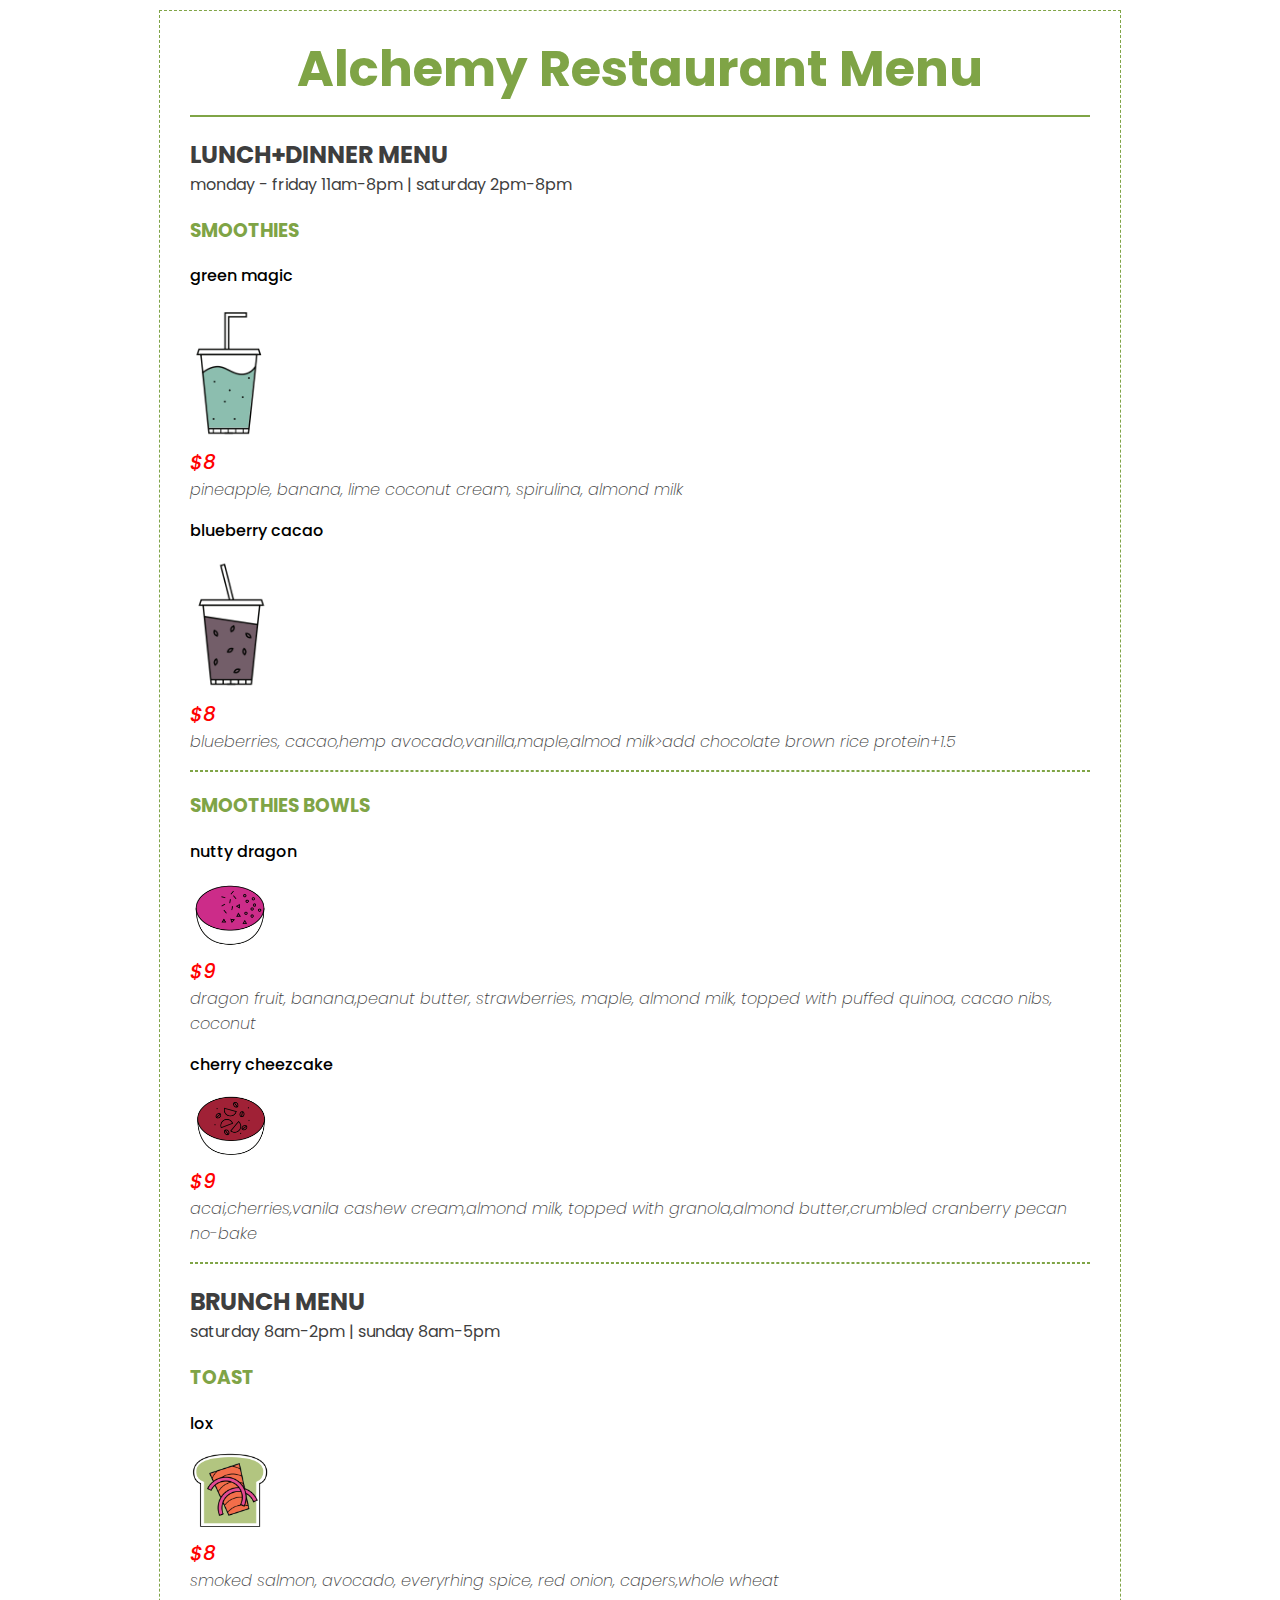
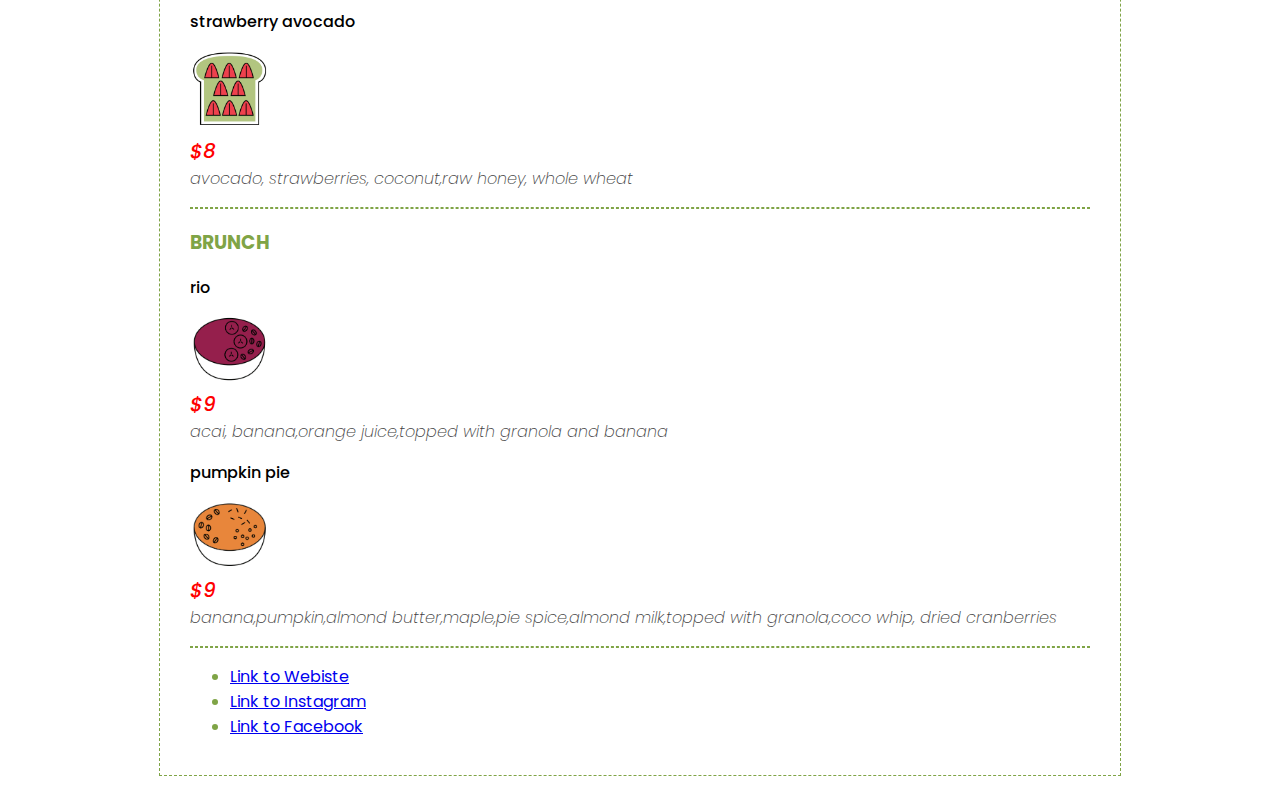
<file: homework_2/index.html>
<!DOCTYPE html>
<html lang="en">
<head>
	<link rel="stylesheet" type="text/css" href="style.css">
    <link href="https://fonts.googleapis.com/css?family=Poppins:300,300i,400,400i,500,500i,600,600i,700,700i&display=swap" rel="stylesheet">
	<meta charset="UTF-8">
	<meta charset="description" content="Alchemy Restaurant Menu">
	<meta charset="keywords" content="Меню, ресторан, Alchemy Menu, Restaurant Alchemy, цены Alchemy">
	<meta name="viewport" content="width=device-width, initial-scale=1.0">
	<title>Alchemy Restaurant Menu</title>
</head>
<body>
		<header>Alchemy Restaurant Menu</header>
<hr color="#7fa446">
<article>
	<h2 class="lunch">LUNCH+DINNER MENU</h2>
	<p class="date">monday - friday 11am-8pm | saturday 2pm-8pm</p>
	<section>
		<h3 class="Smoothies">SMOOTHIES</h3>
		<p class="title">green magic</p>
		<img src="images/lunch_dinner/green_magic.png" class="images">
		<p class="cost">$8</p>
		<p class="resept">pineapple, banana, lime coconut cream, spirulina, almond milk</p>
		<p class="title">blueberry cacao</p>
		<img src="images/lunch_dinner/blueberry_cacao.png" class="images">
		<p class="cost">$8</p>
		<p class="resept">blueberries, cacao,hemp avocado,vanilla,maple,almod milk>add chocolate brown rice protein+1.5</p>
        <hr class="line">
	</section>
	<section>
		<h3 class="Smoothies">SMOOTHIES BOWLS</h3>
		<p class="title">nutty dragon</p>
		<img src="images/lunch_dinner/nutty_dragon.png" class="images">
		<p class="cost">$9</p>
		<p class="resept">dragon fruit, banana,peanut butter, strawberries, maple, almond milk, topped with puffed quinoa, cacao nibs, coconut</p>
		<p class="title">cherry cheezcake</p>
		<img src="images/lunch_dinner/cherry_cheezcake.png" class="images">
		<p class="cost">$9</p>
		<p class="resept">acai,cherries,vanila cashew cream,almond milk, topped with granola,almond butter,crumbled cranberry pecan no-bake</p>
        <hr class="line" >
	</section>
</article>
<article>
	<h2 class="lunch">BRUNCH MENU</h2>
	<p class="date">saturday 8am-2pm | sunday 8am-5pm</p>
	<section>
		<h3 class="Smoothies">TOAST</h3>
		<p class="title">lox</p>
		<img src="images/brunch_menu/lox.png" class="images">
		<p class="cost">$8</p>
		<p class="resept">smoked salmon, avocado, everyrhing spice, red onion, capers,whole wheat</p>
		<p class="title">strawberry avocado</p>
		<img src="images/brunch_menu/strawberry_avocado.png" class="images">
		<p class="cost">$8</p>
		<p class="resept">avocado, strawberries, coconut,raw honey, whole wheat</p>
        <hr class="line">
	</section>
	<section>
		<h3 class="Smoothies">BRUNCH</h3>
		<p class="title">rio</p>
		<img src="images/brunch_menu/rio.png" class="images">
		<p class="cost">$9</p>
		<p class="resept">acai, banana,orange juice,topped with granola and banana</p>
		<p class="title">pumpkin pie</p>
		<img src="images/brunch_menu/pumpkin_pie.png" class="images">
		<p class="cost">$9</p>
		<p class="resept">banana,pumpkin,almond butter,maple,pie spice,almond milk,topped with granola,coco whip, dried cranberries</p>
        <hr class="line">
	</section>
</article>
<footer>
	<ul class="link">
		<li><a href="https://www.alchemyjuicecafe.com/">Link to Webiste</a></li>
		<li><a href="https://www.instagram.com/alchemy.brands/">Link to Instagram</a></li>
		<li><a href="https://www.facebook.com/Alchemy.brands/">Link to Facebook</a></li>
	</ul>
</footer>
</body>
</html>
</file>
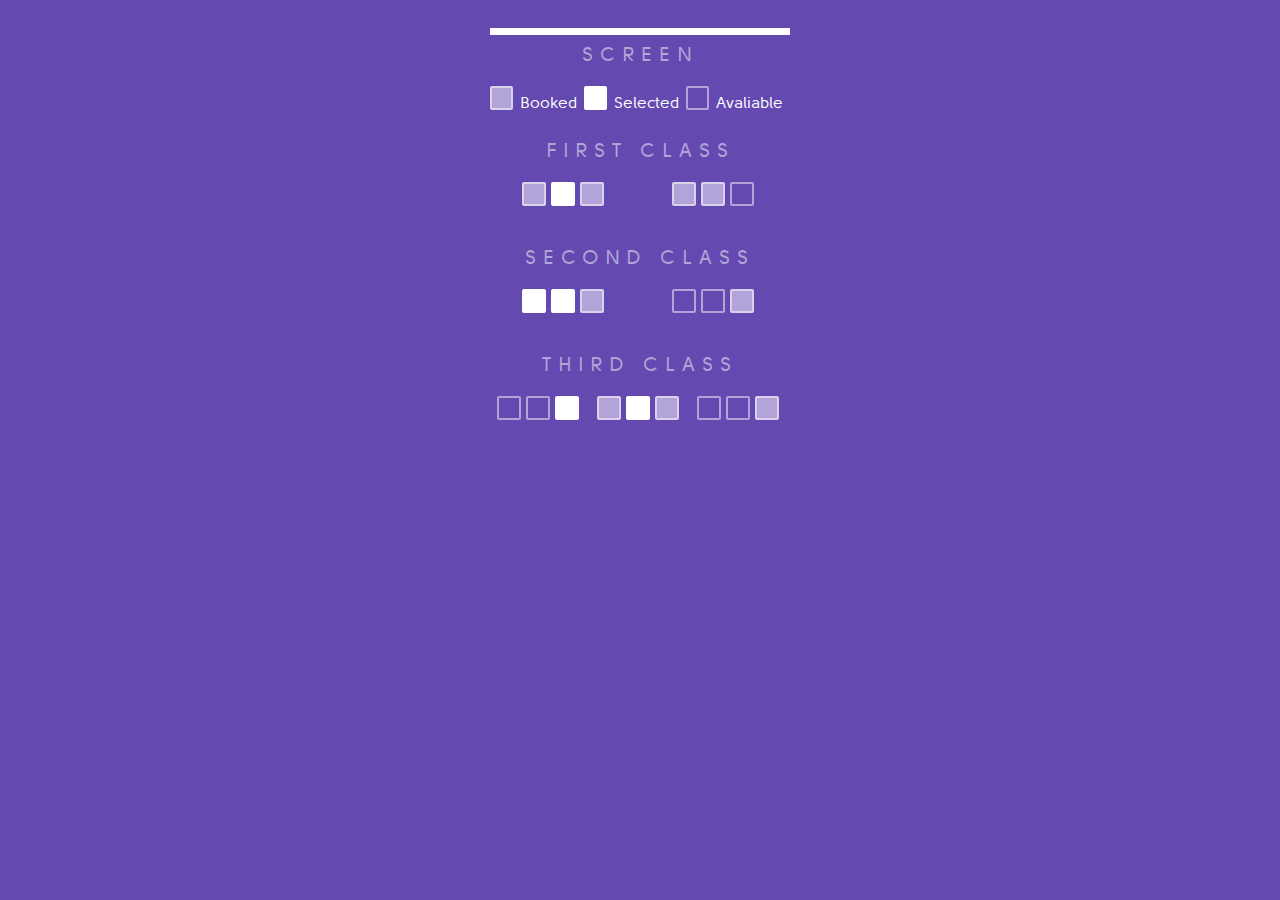
<file: homework_3/index.html>
<!DOCTYPE html>
<html lang="en">
<head>
	<meta charset="UTF-8">
	<title>Cinema tickets</title>
	<link rel="stylesheet" type="text/css" href="styles.css">
</head>
<body>
	<hr class="line">
	<header class="screen">screen</header>
	<div class="conteiner">
		<span class="block booked top"></span>
		<div class="text">Booked</div>
		<span class="block selected top"></span>
		<div class="text">Selected</div>
		<span class="block avaliable top"></span>
		<div class="text">Avaliable</div>
	</div>
	<div class="main">
		<p class="place">first class</p>
		<div class="place">
			<div class="place_group">
				<span class="block booked"></span>
				<span class="block selected"></span>
				<span class="block booked"></span>
			</div>
			<div class="place_group">
				<span class="block booked"></span>
				<span class="block booked"></span>
				<span class="block avaliable"></span>
			</div>
		</div>
		<p class="place">second class</p>
		<div class="place">
			<div class="place_group">
				<span class="block selected"></span>
				<span class="block selected"></span>
				<span class="block booked"></span>
			</div>
			<div class="place_group">
				<span class="block avaliable"></span>
				<span class="block avaliable"></span>
				<span class="block booked"></span>
			</div>
		</div>
		<p class="place">third class</p>
		<div class="place">
			<div class="place_group">
				<span class="block avaliable"></span>
				<span class="block avaliable"></span>
				<span class="block selected"></span>
			</div>
			<div class="place_group">
				<span class="block booked"></span>
				<span class="block selected"></span>
				<span class="block booked"></span>
			</div>
			<div class="place_group">
				<span class="block avaliable"></span>
				<span class="block avaliable"></span>
				<span class="block booked"></span>
			</div>
		</div>
	</div>
</body>
</html>
</file>
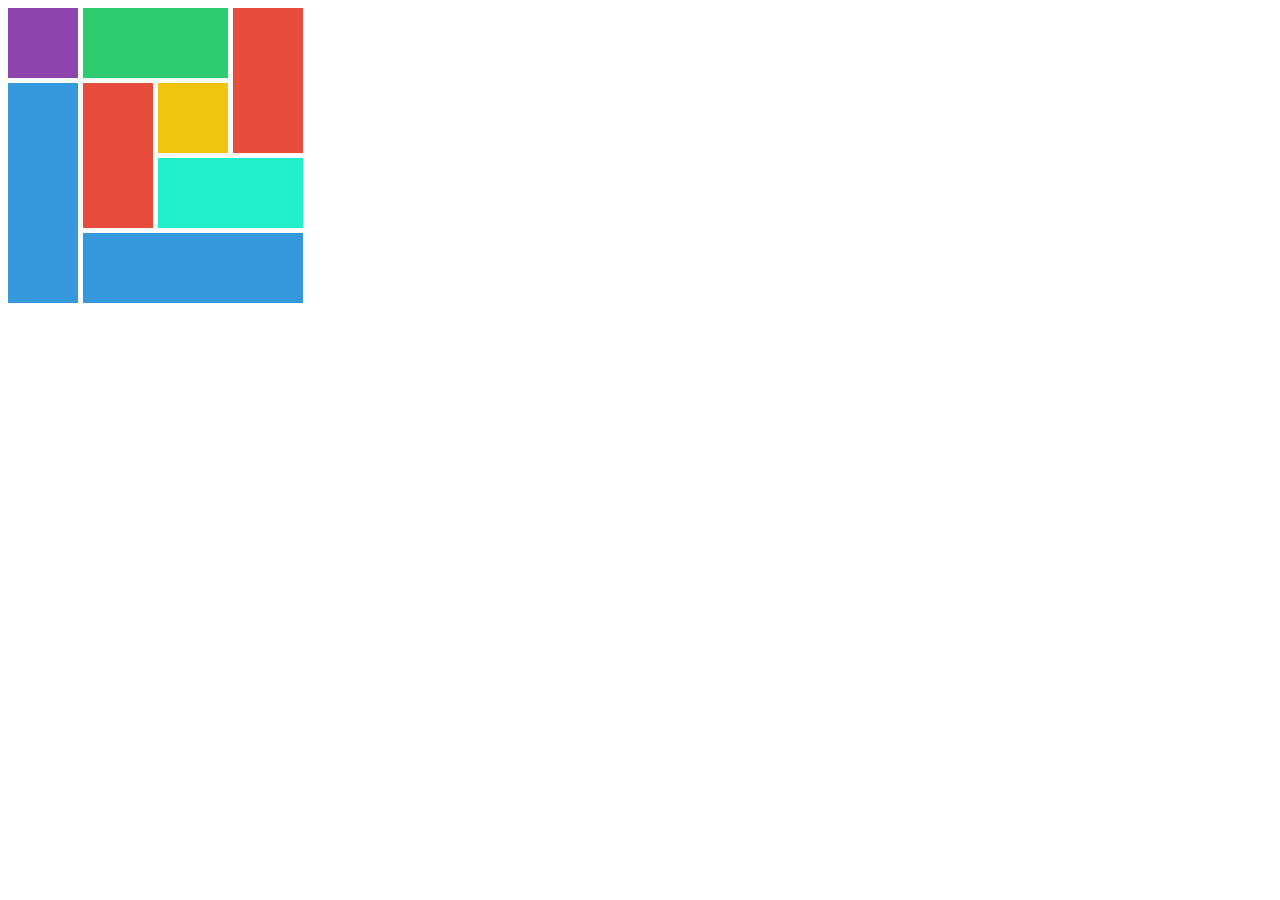
<file: homework_4.1/index.html>
<!DOCTYPE html>
<html lang="en">
<head>
	<meta charset="UTF-8">
	<title>Верстка</title>
	<link rel="stylesheet" type="text/css" href="styles.css">
</head>
<body>
	<div class="puzzle">
		<div class="block5"></div>
		<div class="block7"></div>
		<div class="block3"></div>
		<div class="block1"></div>
		<div class="block4"></div>
		<div class="block6"></div>
		<div class="block8"></div>
		<div class="block2"></div>
	</div>
</body>
</html>
</file>
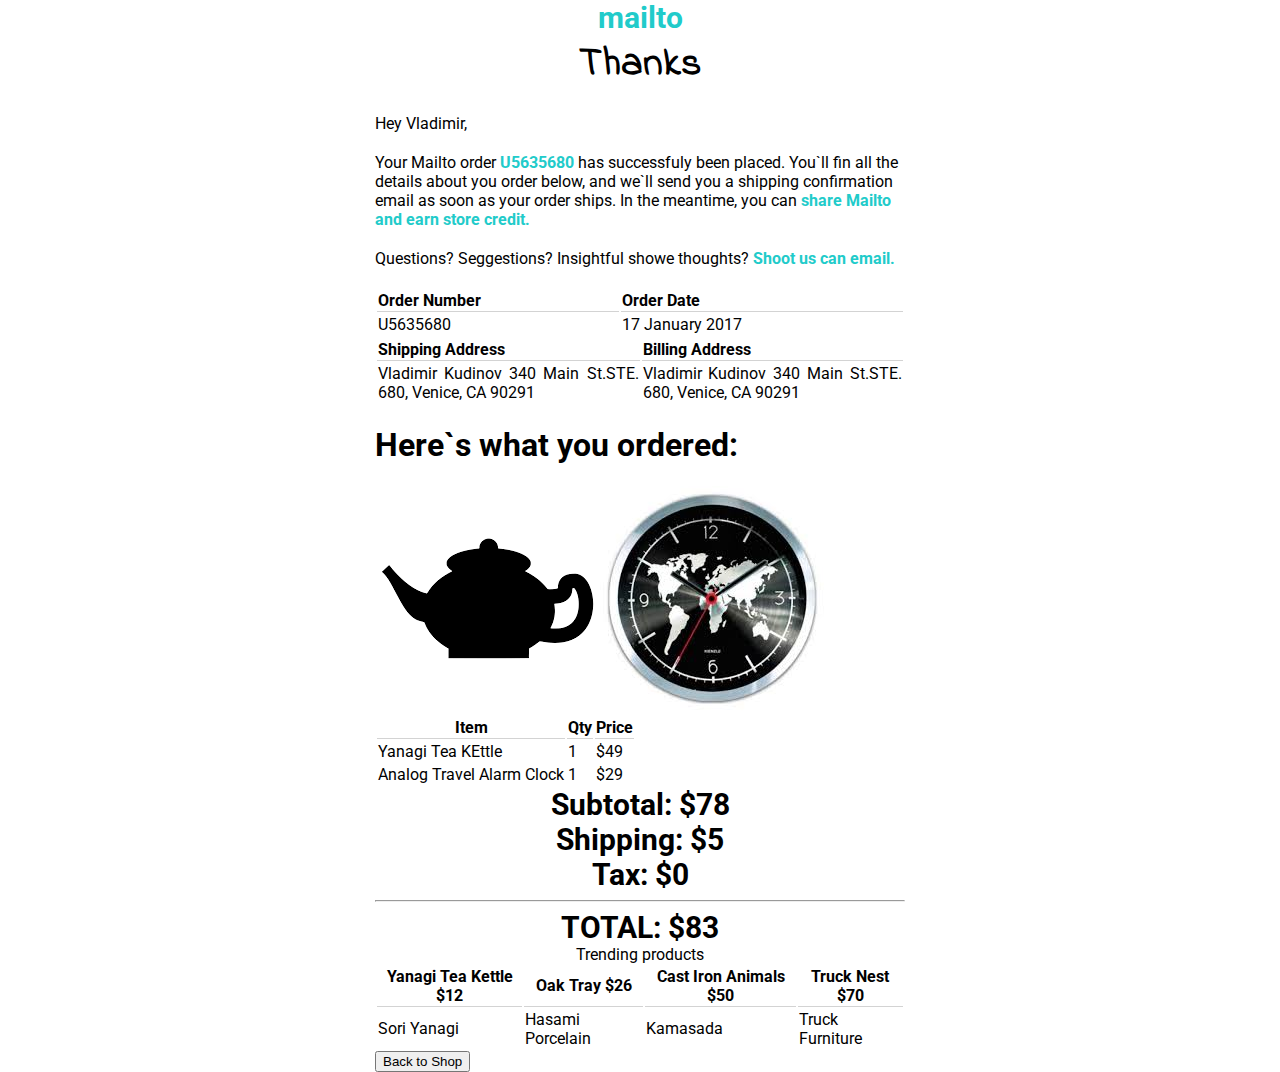
<file: homework_5/index.html>
<!DOCTYPE html>
<html lang="en">
<head>
	<meta charset="UTF-8">
	<title>Document</title>
	<link rel="stylesheet" type="text/css" href="style.css">
	<link href="https://fonts.googleapis.com/css?family=Roboto&display=swap" rel="stylesheet">
	<link href="https://fonts.googleapis.com/css?family=Indie+Flower&display=swap" rel="stylesheet">
</head>
<body>
		<p1 style="color: #21cbca">mailto</p1>
		<p2 style="font-family: 'Indie Flower', cursive">Thanks</p2>
		<p3>Hey Vladimir,</p3>
		<p3>Your Mailto order <b>U5635680</b> has successfuly been placed. You`ll fin all the details about you order below, and we`ll send you a shipping confirmation email as soon as your order ships. In the meantime, you can <b>share Mailto and earn store credit.</b></p3>
		<p3>Questions? Seggestions? Insightful showe thoughts? <b>Shoot us can email.</b></p3>
		<div class="info">
			<table>
				<thead>
					<tr>
						<th>Order Number</th>
						<th>Order Date</th>
					</tr>
				</thead>
				<tbody>
					<tr>
						<td>U5635680</td>
						<td>17 January 2017</td>
					</tr>
				</tbody>
			</table>
			<table>
				<thead>
					<tr>
						<th>Shipping Address</th>
						<th>Billing Address</th>
					</tr>
				</thead>
				<tbody>
					<tr>
						<td>Vladimir Kudinov 340 Main St.STE. 680, Venice, CA 90291</td>
						<td>Vladimir Kudinov 340 Main St.STE. 680, Venice, CA 90291</td>
					</tr>
				</tbody>
		</table>
		</div>
		<h1>Here`s what you ordered:</h1>
		<table>
			<thead>
			<tr>
				<th>Item</th>
				<th>Qty</th>
				<th>Price</th>
			</tr>
			</thead>
			<tbody>
			<tr>
				<img src="images/teapot.png" alt="">
				<td>Yanagi Tea KEttle</td>
				<td>1</td>
				<td>$49
			</tr>
			</tbody>
			<tbody>
			<tr>
				<img src="images/images.jpg" alt="">
				<td>Analog Travel Alarm Clock</td>
				<td>1</td>
				<td>$29
			</tr>
			</tbody>
		</table>
		<p1>Subtotal: $78</p1>
		<p1>Shipping: $5</p1>
		<p1>Tax: $0</p1>
		<hr>
		<p1>TOTAL: $83</p1>
		<table>
			<caption>Trending products</caption>
			<thead>
			<tr>
				<th>Yanagi Tea Kettle $12</th>
				<th>Oak Tray $26</th>
				<th>Cast Iron Animals $50</th>
				<th>Truck Nest $70</th>
			</tr>
			</thead>
			<tbody>
			<tr>
				<td>Sori Yanagi
				</td>
				<td>Hasami Porcelain</td>
				<td>Kamasada</td>
				<td>Truck Furniture</td>
			</tr>
			</tbody>
		</table>
		<button>Back to Shop</button>
</body>
</html>
</file>
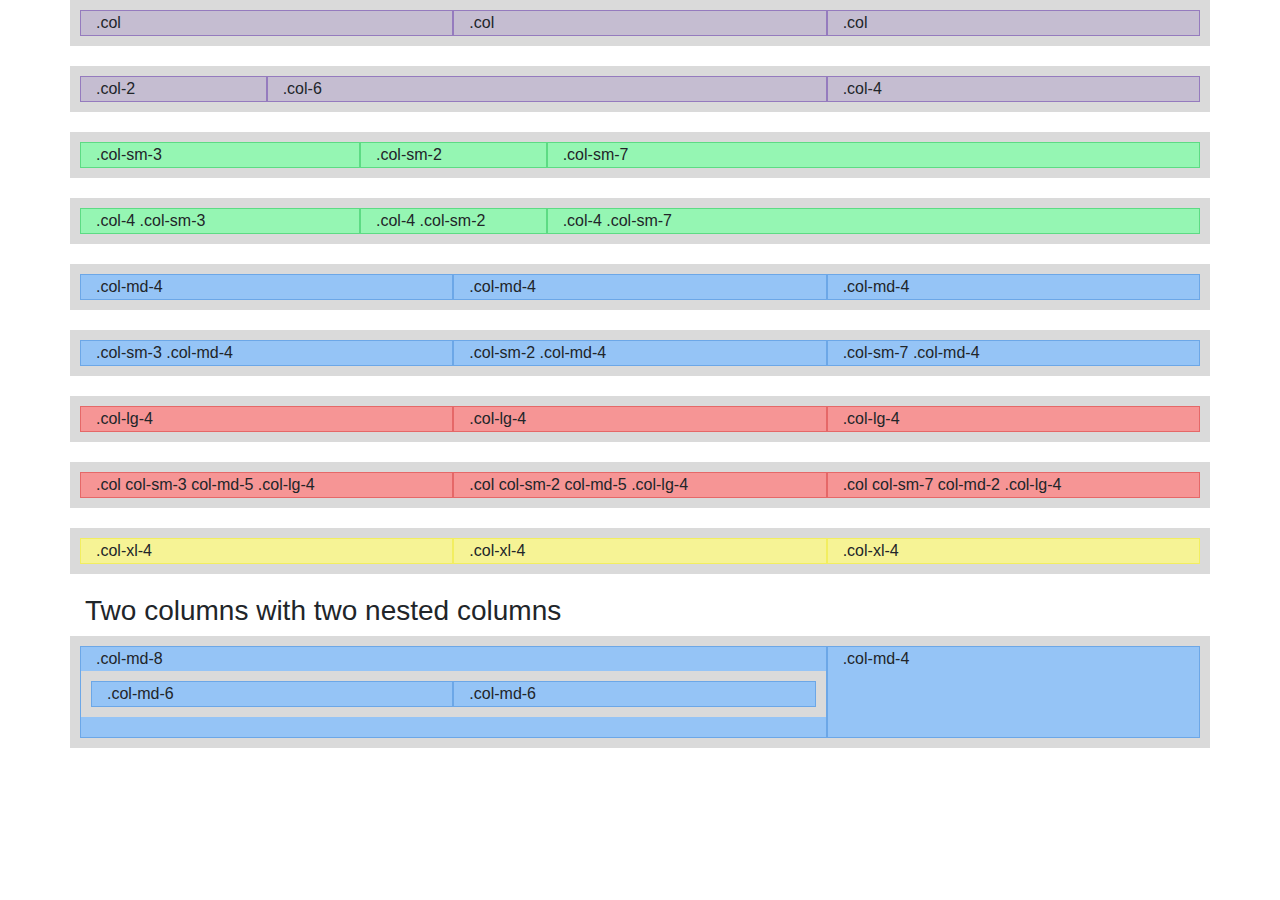
<file: homework_9/index.html>
<!DOCTYPE html>
<html lang="en">
<head>
	<meta charset="UTF-8">
	<title>Bootstrap</title>

	<link href="https://fonts.googleapis.com/css?family=Lato:300,300i,400,400i,700,700i,900&display=swap" rel="stylesheet">

	<link rel="stylesheet" href="https://stackpath.bootstrapcdn.com/bootstrap/4.3.1/css/bootstrap.min.css" integrity="sha384-ggOyR0iXCbMQv3Xipma34MD+dH/1fQ784/j6cY/iJTQUOhcWr7x9JvoRxT2MZw1T" crossorigin="anonymous">

	<link rel="stylesheet" href="style.css">
</head>
<body>
	<div class="container bootstrapBlock">
		<div class="row">
			<div class="col">.col</div>
			<div class="col">.col</div>
			<div class="col">.col</div>
		</div>
		<div class="row">	
			<div class="col-2">.col-2</div>
			<div class="col-6">.col-6</div>
			<div class="col-4">.col-4</div>
		</div>
		<div class="row">
			<div class="col-4 col-sm-3">.col-sm-3</div>
			<div class="col-4 col-sm-2">.col-sm-2</div>
			<div class="col-4 col-sm-7">.col-sm-7</div>
		</div>
		<div class="row">	
			<div class="col-4 col-sm-3">.col-4 .col-sm-3</div>
			<div class="col-4 col-sm-2">.col-4 .col-sm-2</div>
			<div class="col-4 col-sm-7">.col-4 .col-sm-7</div>
		</div>
		<div class="row">	
			<div class="col-md-4">.col-md-4</div>
			<div class="col-md-4">.col-md-4</div>
			<div class="col-md-4">.col-md-4</div>
		</div>
		<div class="row">	
			<div class="col-sm-3 col-md-4">.col-sm-3 .col-md-4</div>
			<div class="col-sm-2 col-md-4">.col-sm-2 .col-md-4</div>
			<div class="col-sm-7 col-md-4">.col-sm-7 .col-md-4</div>
		</div>
		<div class="row">	
			<div class="col-lg-4">.col-lg-4</div>
			<div class="col-lg-4">.col-lg-4</div>
			<div class="col-lg-4">.col-lg-4</div>
		</div>
		<div class="row">	
			<div class="col col-sm-3 col-md-5 col-lg-4">.col col-sm-3 col-md-5 .col-lg-4</div>
			<div class="col col-sm-2 col-md-5 col-lg-4">.col col-sm-2 col-md-5 .col-lg-4</div>
			<div class="col col-sm-7 col-md-2 col-lg-4">.col col-sm-7 col-md-2 .col-lg-4</div>
		</div>
		<div class="row">	
			<div class="col-xl-4">.col-xl-4</div>
			<div class="col-xl-4">.col-xl-4</div>
			<div class="col-xl-4">.col-xl-4</div>
		</div>
		<h3>Two columns with two nested columns</h3>
		<div class="row">
			<div class="col-md-8">.col-md-8
			<div class="row">
				<div class="col-md-6">.col-md-6</div>
				<div class="col-md-6">.col-md-6</div>
			</div>
			</div>
			<div class="col-md-4">.col-md-4</div>
		</div>
<script src="https://code.jquery.com/jquery-3.3.1.slim.min.js" integrity="sha384-q8i/X+965DzO0rT7abK41JStQIAqVgRVzpbzo5smXKp4YfRvH+8abtTE1Pi6jizo" crossorigin="anonymous"></script>
<script src="https://cdnjs.cloudflare.com/ajax/libs/popper.js/1.14.7/umd/popper.min.js" integrity="sha384-UO2eT0CpHqdSJQ6hJty5KVphtPhzWj9WO1clHTMGa3JDZwrnQq4sF86dIHNDz0W1" crossorigin="anonymous"></script>
<script src="https://stackpath.bootstrapcdn.com/bootstrap/4.3.1/js/bootstrap.min.js" integrity="sha384-JjSmVgyd0p3pXB1rRibZUAYoIIy6OrQ6VrjIEaFf/nJGzIxFDsf4x0xIM+B07jRM" crossorigin="anonymous"></script>
</body>
</html>
</file>
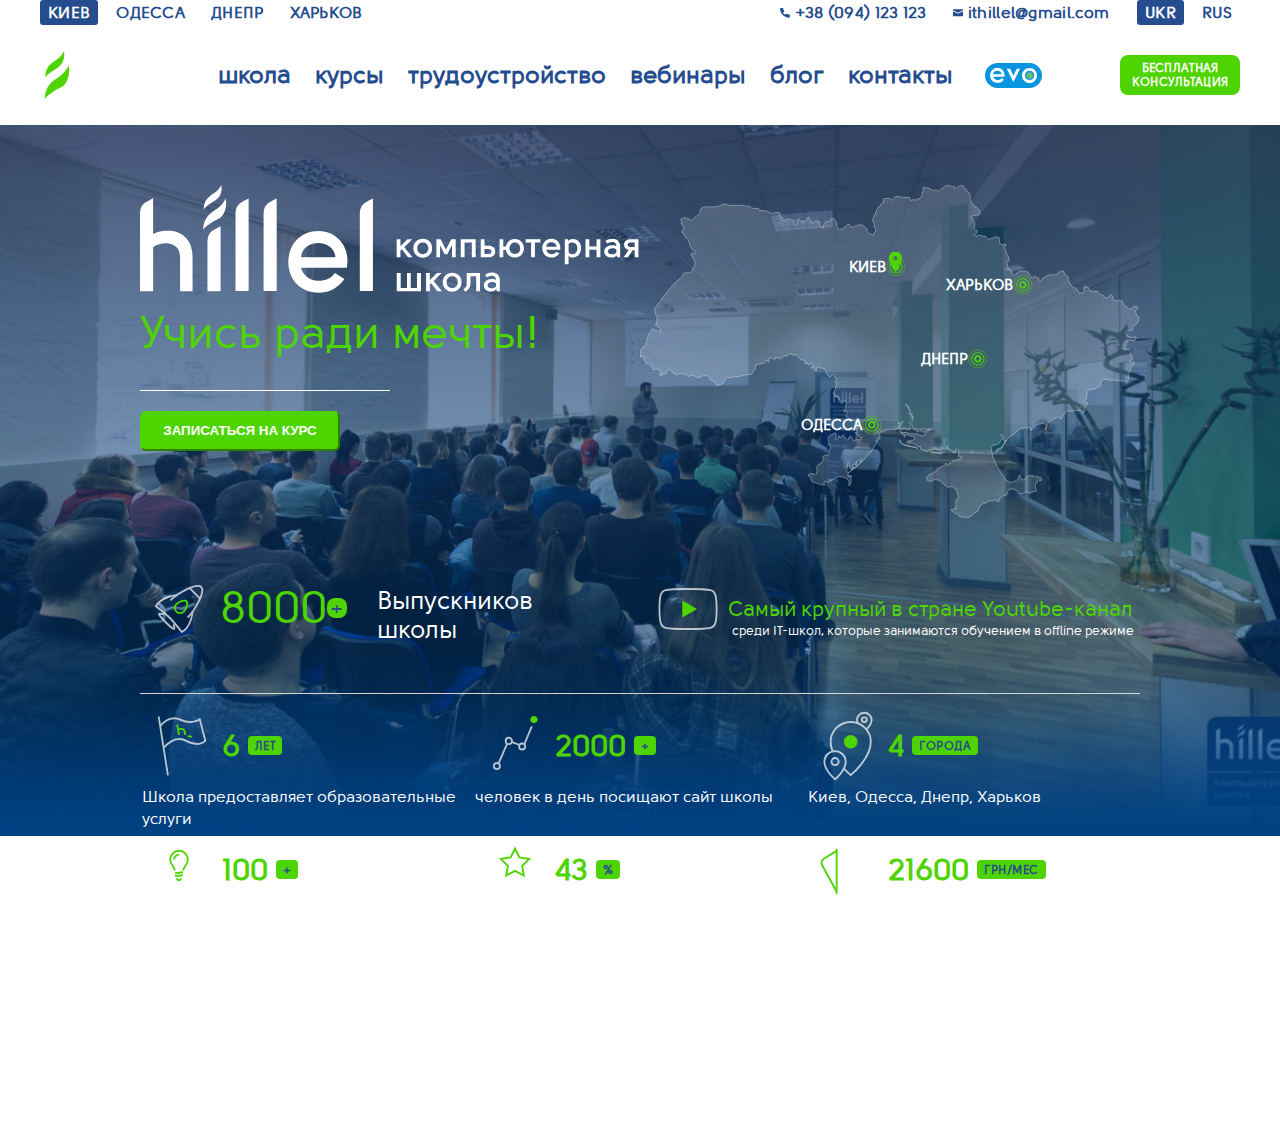
<file: homework_7/6/index.html>
<!DOCTYPE html>
<html lang="en">
<head>
	<meta charset="UTF-8">
	<title>Document</title>
	<link rel="stylesheet" type="text/css" href="style.css">
</head>
<body>
	<header>
		<div class="header_bar">
			<div class="container">
				<nav>
					<ul class="cities">
						<li>
							<a href="" class="active">Киев</a>
						</li>
						<li>
							<a href="">Одесса</a>
						</li>
						<li>
							<a href="">Днепр</a>
						</li>
						<li>
							<a href="">Харьков</a>
						</li>
					</ul>
				</nav>
				<div class="header_bar-contacts">
					<ul class="header-contacts cities">
						<li>
							<a href="tel:+38(094)123123" class="header_tel">+38 (094) 123 123</a>
						</li>
						<li>
							<a href="mailto:ithillel@gmail.com" class="header_email">ithillel@gmail.com</a>
						</li>
					</ul>
					<nav>
						<ul class="lang cities">
							<li>
								<a href="" class="active">ukr</a>
							</li>
							<li>
								<a href="">rus</a>
							</li>
						</ul>
					</nav>
				</div>

			</div>
		</div>
		<!-- <header> -->
			<div class="page_header-bar">

				<nav  class="container">
					<a href="https://ithillel.ua/" class="logo"></a>	
					<ul class="window_navigation">
						<li><a href="" class="navigation">школа</a></li>
						<li><a href="" class="navigation">курсы</a></li>
						<li><a href="" class="navigation">трудоустройство</a></li>
						<li><a href="" class="navigation">вебинары</a></li>
						<li><a href="" class="navigation">блог</a></li>
						<li><a href="" class="navigation">контакты</a></li>
						<li><a href="https://evo.ithillel.ua" class="logo_evo"></a></li>
						<li><a href="" class="consultation" align="center">бесплатная консультация</a></li>
					</ul>
				</nav>
			</div>
		</header>
	<div class="main">
		<div class="red">
			<div class="yellow yellow_first">
				<div class="green">
					<img src="images/maket/logo-intro.svg" alt="" class="hillel_img">
					<p class="dream">Учись ради мечты!</p>
					<div class="line"></div>
					<button class="btn" id="regis">ЗАПИСАТЬСЯ НА КУРС</button>
				</div>
				<div class="green">
					<img src="images/maket/map-ukraine.svg" class="map_img">
					<a href="" class="map_location">
						<div class="map_sity kiev">
							<p class="map_text">Киев</p>
						<!-- <img src="images/maket/map-pin.svg" class="pin"> --> 
							<span class="point loc"></span>
						</div>
					</a>
					<a href="" class="map_location">
						<div class="map_sity kharkov">
							<p class="map_text">Харьков</p>
							<span class="point"></span>
						</div>
					</a>
					<a href="" class="map_location">
						<div class="map_sity dnepr">
							<p class="map_text">Днепр</p>
							<span class="point"></span>
						</div>
					</a>
					<a href="" class="map_location">
						<div class="map_sity odessa">
							<p class="map_text">Одесса</p>
							<span class="point"></span>
						</div>
					</a>
				</div>
			</div>
			<div class="yellow yellow_second">
				<div class="green rocket">
					<p class="eight">8000</p>
					<p class="graduates">Выпускников 
					школы</p>
				</div>
				<div class="green youtube">
					<p class="youtube_button">Самый крупный в стране Youtube-канал</p>
					<p class="youtube_description">среди IT-школ, которые занимаются обучением в offline режиме</p>
				</div>
			</div>
			<div class="yellow yellow_trids">
				<div class="green_info"><p class="age">6<span class="six_years">лет</span></p>
					<p class="six-years_discription">Школа предоставляет образовательные услуги</p></div>
					<div class="green_info"><p class="visitors">2000<span class="six_years">+</span></p>
						<p class="six-years_discription">человек в день посищают сайт школы</p></div>
						<div class="green_info"><p class="city">4<span class="six_years">города</span></p>
							<p class="six-years_discription">Киев, Одесса, Днепр, Харьков</p></div>
							<div class="green_info"><p class="coaches">100<span class="six_years">+</span></p>
							<p class="six-years_discription">преподавателей-практиков</p></div>
							<div class="green_info"><p class="employment">43<span class="six_years">%</span></p>
							<p class="six-years_discription">трудоустроеных студентов</p></div>
							<div class="green_info"><p class="salary">21600<span class="six_years">грн/мес</span></p>
							<p class="six-years_discription">со старта составила рекордная зарплата Выпускника</p></div>
						</div>
					</div>
				</div>
			</body>
			</html>
</file>
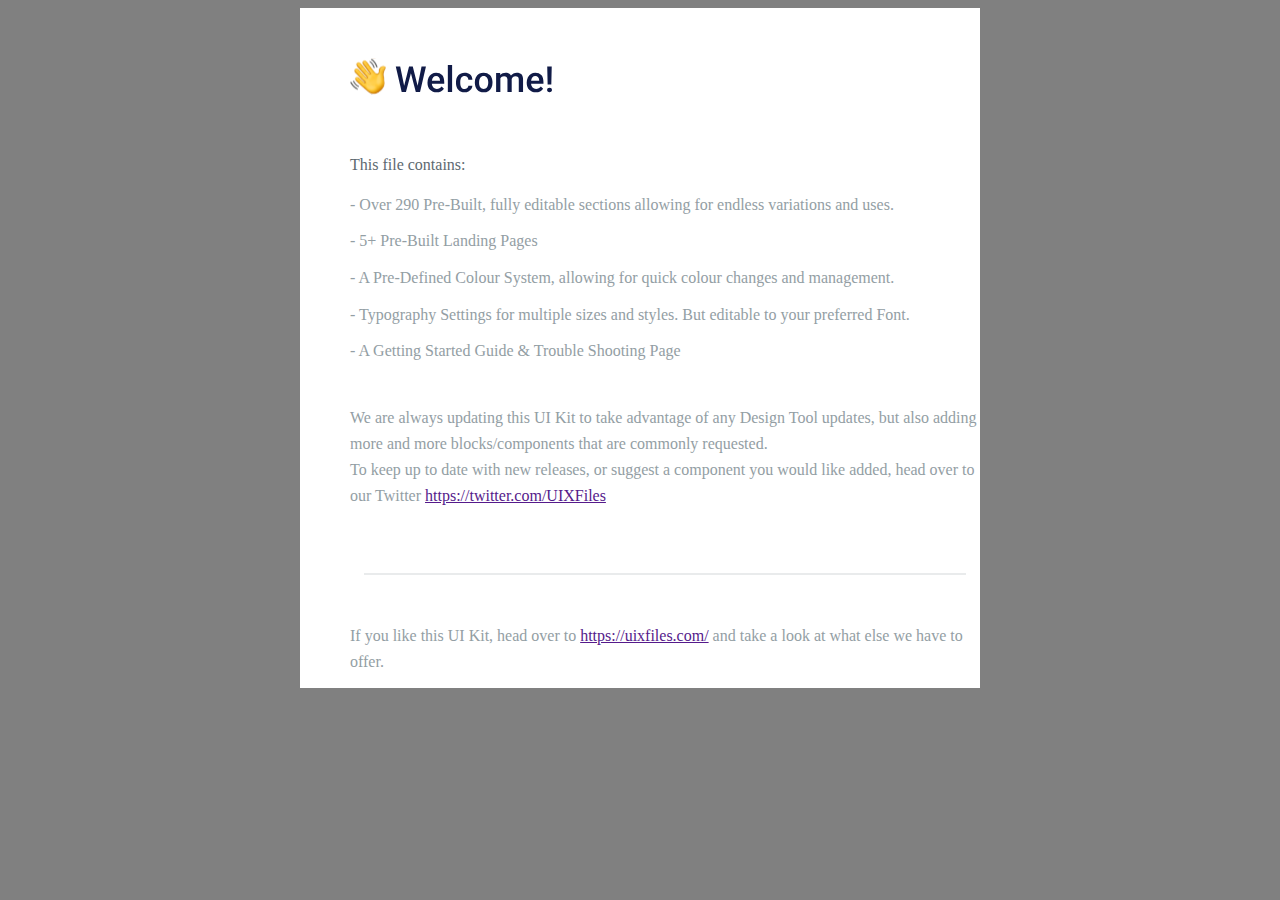
<file: homework_11/indexl.html>
<!DOCTYPE html>
<html lang="en">
<head>
	<meta charset="UTF-8">
	<title>Document</title>
	<link rel="stylesheet" href="styles.css">
</head>
<body>
	<div class="intro">
		<div class="welcome"><img src="Welcome!.svg" alt=""></div>
		<h2 class="first">This file contains:</h2>
				<h1>- Over 290 Pre-Built, fully editable sections allowing for endless variations and uses.</h1>
				<h1>- 5+ Pre-Built Landing Pages</h1>
				<h1>- A Pre-Defined Colour System, allowing for quick colour changes and management.</h1>
				<h1>- Typography Settings for multiple sizes and styles. But editable to your preferred Font.</h1>
				<h1>- A Getting Started Guide & Trouble Shooting Page</h1>
			<div class="second">
				We are always updating this UI Kit to take advantage of any Design Tool updates, but also adding more and more blocks/components that are commonly requested.
				<p>To keep up to date with new releases, or suggest a component you would like added, head over to our Twitter <a href="">https://twitter.com/UIXFiles</a></p>
			</div>
			<hr>
			<div class="bottom">If you like this UI Kit, head over to <a href="">https://uixfiles.com/</a> and take a look at what else we have to offer.</div>
	</div>
</body>
</html>
</file>
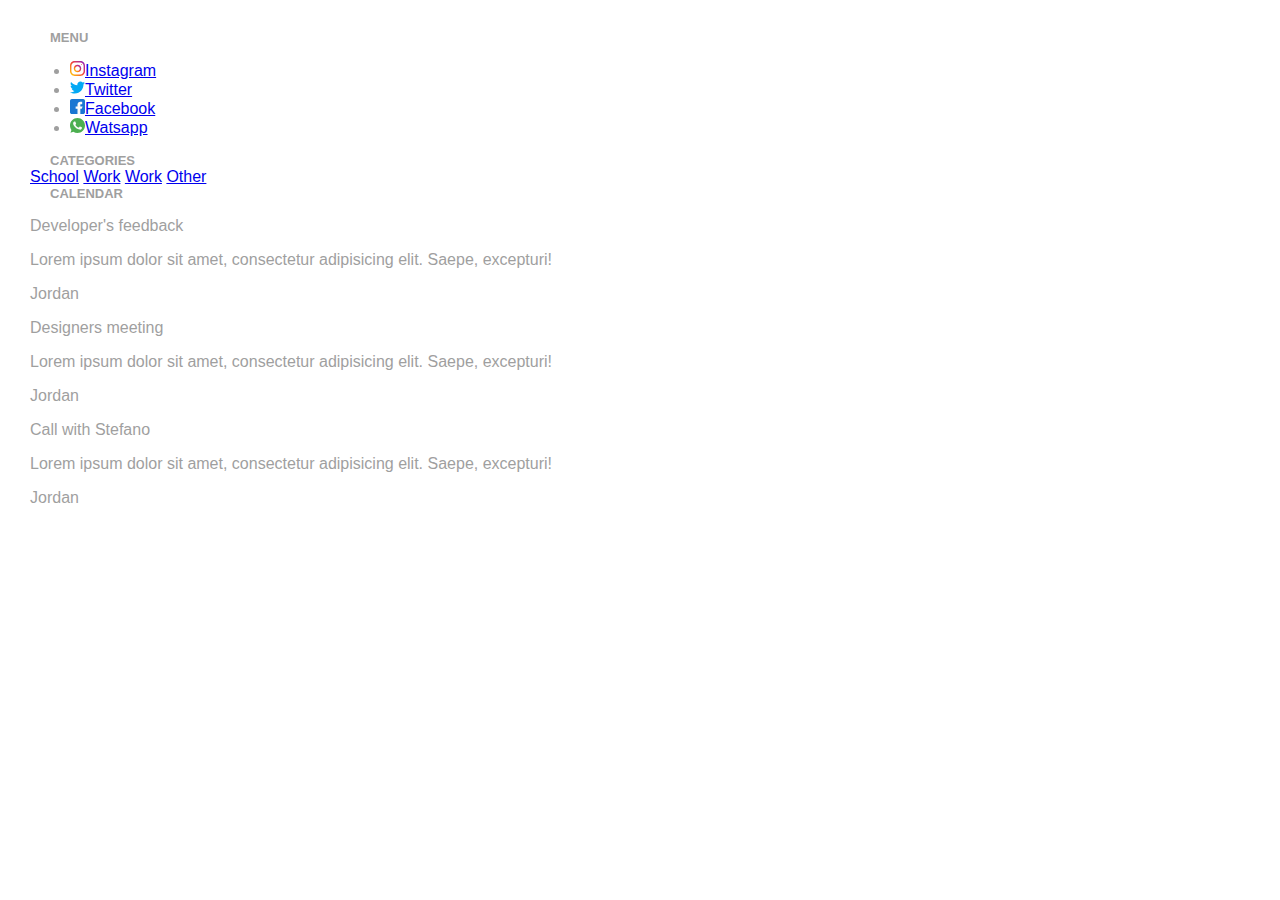
<file: homework_13/images/Document.htm>
<!DOCTYPE html>
<!-- saved from url=(0057)file:///Users/katya/Desktop/hillel/3.0/14/14.3/index.html -->
<html lang="en"><head><meta http-equiv="Content-Type" content="text/html; charset=UTF-8">
	
	<title>Document</title>
	<link href="./Document_files/css" rel="stylesheet">
	<link rel="stylesheet" href="./Document_files/style.css">
</head>
<body>
	<div class="menu">
		<h1>Menu</h1>
		<ul>
			<li><a href="file:///Users/katya/Desktop/hillel/3.0/14/14.3/index.html"><img src="./Document_files/instagram.svg" alt="" width="15">Instagram</a></li>
			<li><a href="file:///Users/katya/Desktop/hillel/3.0/14/14.3/index.html"><img src="./Document_files/twitter.svg" alt="" width="15">Twitter</a></li>
			<li><a href="file:///Users/katya/Desktop/hillel/3.0/14/14.3/index.html"><img src="./Document_files/facebook.svg" alt="" width="15">Facebook</a></li>
			<li><a href="file:///Users/katya/Desktop/hillel/3.0/14/14.3/index.html"><img src="./Document_files/whatsapp.svg" alt="" width="15">Watsapp</a></li>
		</ul>
	</div>
	<div class="categories">
		<h1>Categories</h1>
		<div class="categories__block">
			<a href="file:///Users/katya/Desktop/hillel/3.0/14/14.3/index.html">School</a>
			<a href="file:///Users/katya/Desktop/hillel/3.0/14/14.3/index.html">Work</a>
			<a href="file:///Users/katya/Desktop/hillel/3.0/14/14.3/index.html">Work</a>
			<a href="file:///Users/katya/Desktop/hillel/3.0/14/14.3/index.html">Other</a>
		</div>
	</div>
	<div class="calendar">
		<h1>Calendar</h1>
		<div class="calendar__block">
			<p class="title">Developer's feedback</p>
			<p class="descript">Lorem ipsum dolor sit amet, consectetur adipisicing elit. Saepe, excepturi!</p>
			<p class="author">Jordan</p>
		</div>
		<div class="calendar__block">
			<p class="title">Designers meeting</p>
			<p class="descript">Lorem ipsum dolor sit amet, consectetur adipisicing elit. Saepe, excepturi!</p>
			<p class="author">Jordan</p>
		</div>
		<div class="calendar__block">
			<p class="title">Call with Stefano</p>
			<p class="descript">Lorem ipsum dolor sit amet, consectetur adipisicing elit. Saepe, excepturi!</p>
			<p class="author">Jordan</p>
		</div>
	</div>

</body></html>
</file>
<file: homework_2/style.css>
body{
	font-family: "Poppins", sans-serif;
	color:  #3e3e3e;
	width: 900px;
	margin: 10px auto;
	border: 1px dashed #7fa446;
	padding: 20px 30px;
}
header{
	color: #7fa446;
	text-align: center;
	font-size: 50px;
	font-weight: 700;
}
.date{
	margin-top: 0;
}
.lunch{
	margin-bottom: 0;
}
.Smoothies{
	color: #7fa446;

}
.title{
	color: black;
	font-weight: 500;

}
.images{
	width: 80px;
}
.cost{
	color: red;
	font-style:  italic;
	font-weight: 500;
	font-size: 20px;
	margin-bottom: 0;
	margin-top: 0;
}
.resept{
	font-weight: 200;
	font-style:  italic;
	margin-top: 0;
}
.link{
	color: #7fa446;
	text-decoration:underline;
}
.line{
	color: #7fa446;
    border: 1px dashed #7fa446;
}
</file>
<file: homework_3/styles.css>
@font-face{font-family: 'Solomon';
	src: url('fonts/solomon_sans_normal.woff2') format('woff2'),
	url('fonts/solomon_sans_normal.woff') format('woff');

}
body{
	font-family: 'Solomon'; 
	color: violet;
	background: #6449b0; 
	padding: 20px 20px 10px 20px; 
	width: 300px; 
	margin: 0 auto;		
}
.line{
	background-color: white;
	height: 7px;
	border: none;
	width: 100%;
}
.screen{
	color: rgba(255, 255, 255, 0.5);
	text-align: center;
	font-size: 20px;
	letter-spacing: 7px;
	text-transform: uppercase;
	margin-bottom: 20px;
}
.block{
    display: inline-block;
	color: rgba(255, 255, 255, 0.5);
	width: 20px; 
	height: 20px; 
	border-radius: 2px;
    float: left;
    margin-right: 5px;
}
.text{
	float: left;
	padding: 7px;
	color: white;
	font-size: 16px;
}
 .conteiner{
 display: flex;
 justify-content: center;
margin: 0 auto;
} 
.booked{
	border: 2px solid rgba(255, 255, 255, 0.5);
	background-color: rgba(255, 255, 255, 0.5);
}
.selected{
	border: 2px solid white;
	background-color: white;
}
.avaliable{
	border: 2px solid rgba(255, 255, 255, 0.5);
}
.place{
	display: flex;
	flex-wrap: wrap;
	justify-content: space-around;
	color: rgba(255, 255, 255, 0.5);
	text-align: center;
	font-size: 20px;
	letter-spacing: 7px;
	text-transform: uppercase;
	margin-bottom: 20px;
}
.main{
	display: flex;
	flex-direction: column;
}
.place_group{
	display: flex;
	flex-direction: row;
}
.top{
	margin: 0;
}
</file>
<file: homework_4.1/styles.css>
body{
    width:300px;
    height:300px;
}
.puzzle{
    width:300px;
    margin:0 auto;
}
.puzzle div{
    margin-right:5px;
    margin-bottom:5px;
}
.block1{
    float:left;
    width:70px;
    height:220px;
    background:#3498DB;
}
.block2{
    float:right;
    width:220px;
    height:70px;
    background:#3498DB;
}
.block3{
    height:70px;
    width:70px;
    background:#8e44ad;
}
.block4{
    float:left;
    width:70px;
    height:145px;
    background:#e74c3c;
}
.block5{
    float:right;
    width:70px;
    height:145px;
    background:#e74c3c;
}
.block6{
    float:right;
    width:70px;
    height:70px;
    background:#f1c40f;
}
.block7{
    float:right;
    width:145px;
    height:70px;
    background:#2ECC71;
}
.block8{
    float:left;
    width:145px;
    height:70px;
    background:#2EC;
}
</file>
<file: homework_5/style.css>
body{
    font-family: 'Roboto', sans-serif;
    width: 530px;
    margin: 0 auto ;
}
b{
    color: #21cbca;
}
th{
    border-bottom: 1px solid lightgray;
}
p1{
    display: flex;
    justify-content: center;
    font-size: 30px;
    font-weight: 700;
}
p2{
    display: flex;
    justify-content: center;
    font-size: 40px;
    font-weight: 700;
}
p3{
    display: block;
    justify-content: center;
    margin: 20px auto;
}
.info{
    display: grid;
    text-align: justify;
}
</file>
<file: homework_9/style.css>
div[class*='col'] {
	background: rgba(149, 123, 190, 0.3);
	border: 1px solid #957bbe;
}
.row {
  background: #dadada;
  margin-bottom: 20px;
  padding: 10px;
}
div[class*='col-sm'] {
	background: rgba(128, 255, 167, 0.76);
	border: 1px solid rgba(86, 216, 126, 0.9);
}
div[class*='col-md'] {
	background: rgba(128, 189, 255, 0.76);
	border: 1px solid rgba(95, 158, 226, 0.76);
}
div[class*='col-lg'] {
	background:  rgba(255, 128, 128, 0.76);
	border: 1px solid rgba(224, 89, 89, 0.76);
}
div[class*='col-xl'] {
	background:  rgba(255, 251, 128, 0.76);
	border: 1px solid rgba(241, 236, 79, 0.76);
}
</file>
<file: homework_7/6/style.css>
@font-face{
	font-family: 'Solomon';
	src: url('fonts/solomon_sans_normal.woff2') format('woff2'),
	url('fonts/solomon_sans_normal.woff') format('woff');
}
body{
	margin: 0;
	font-family: 'Solomon';
}
}
.header_bar{
	background: lightgray;
	display: flex;
	background-color: #d4d9e0; 
	padding: 5px 0; 
	font-size: 12px;
}
.container{
	font-weight: 600;
	width: 1200px;
	margin: 0 auto;
	display: flex;
	justify-content: space-between;
}
ul{
	display: flex;
	align-items: center;
	list-style-type: none;
	margin: 0;
	padding: 0;
}
li{
	margin-right: 10px;
}
li:last-of-type{
	margin-right: 0;
}
.header_bar-contacts{
	display: flex;
}
.header-contacts{
	margin-right: 20px;
}
.cities a{
	text-transform: uppercase;
	color: #244c8e;
	letter-spacing: 0.3px;
	padding: 3px 8px;
	display: block;
	border-radius: 3px;
	transition: 0.3s;
}
.cities a:hover{
	background: white;
}
.cities a.active{
	background: #244c8e;
	color: white;
}
a{
	text-decoration: none;
}
.header-contacts a{
	display: flex;
	align-items: center;
	text-transform: lowercase;
}
.header_tel::before{
	content: '';
	display: inline-block;
	width: 10px;
	height: 10px;
	margin-right: 5px;
	background-image: url('header_images/header_tel.svg');
	background-repeat: no-repeat;
	background-position: center center;
	background-size: cover;
}
.header_email::before{
	content: '';
	display: inline-block;
	width: 10px;
	height: 10px;
	margin-right: 5px;
	background-image: url('header_images/header_email.svg');
	background-repeat: no-repeat;
	background-position: center center;
	background-size: contain;
}
.page_header-bar{
	box-shadow: 0 2px 5px rgba(94,86,86,.05);
	background: white;
	display: flex;
	padding-top: 25px;
	padding-bottom: 25px;
	margin: 0 auto;
	justify-content: space-between;
}
.main_menu-navigation{
	width: 1355px;
	margin: 0 auto;
	display: flex;
	justify-content: space-between;
	align-items: center;
}
.logo{
	background-image: url('header_images/logo.svg');
	display: flex;
    width: 30px;
    height: 50px;
    background-position: right;
    background-repeat: no-repeat;
    font-size: 0;
    background-color: transparent;
}
.window_navigation li{
	color: #244c8e;
	text-transform: uppercase;
	font-weight: 600;
}
.window_navigation a.logo_evo{
	background-image: url('header_images/logo__evo.svg');
	display: flex;
    width: 60px;
    height: 25px;
    background-repeat: no-repeat;
    font-size: 0;
    background-color: transparent;
    margin: 5px 15px;
    margin-right: 65px;
}
.window_navigation a.consultation{
	font-size: 12px;
	text-transform: uppercase;
	color: white;
	letter-spacing: 0.3px;
	padding: 6px 4px;
	display: block;
	border-radius: 8px;
	transition: 0.3s;
	width: 112px;
	background:  #4ed401;
}
.window_navigation a.consultation:hover{
	background:  #54e600;
	color: white;
}
.window_navigation a.navigation{
	display: block;
    color: #244c8e;
    text-decoration: none;
    font-size: 24px;
    line-height: 24px;
    padding: 4px 7px;
    text-transform: lowercase;
    transition: 0.3s;
    border-radius: 5px;
}
.window_navigation a.navigation:hover{
	background:  #d4d9e0;
	color: white;
}
.intro{
	position: relative;
    padding: 30px 30px 40px;
    z-index: 20;
    width: 100%;
    max-width: 1100px;
    margin-right: auto;
    margin-left: auto;
    height: auto;
}
.main{
	background-image: url('images/maket/background.jpg');
	background-repeat: no-repeat;
	background-size: 100%;
	height: 1000px;
	margin: auto;
}
.yellow{
	display: flex;
    flex-direction: row;
    justify-content: space-around;
    align-items: flex-start; 
}
.green{
	width: 50%;
}
.hillel_img{
	width: 100%;

}
.main_img{
	display: contents;
	width: 100px;
	height: 100px;
}
.map_img{
	width: 500px;
}
.map_text{
	display: flex;
	align-items: center;
	position: absolute;
	font-weight: 700;
    text-transform: uppercase;
    font-size: 15px;
	margin-top: 0;
    margin-bottom: 0;
    color: #fff;
}
.map_text::after{
	content: '';
	background-image: url('images/maket/map-location.svg');
	display: inline-flex;
	width: 20px;
	height: 20px;
}
.loc::after{
	content: '';
	position: absolute;
    top: -16px;
    left: 40px;
	background-image: url('images/maket/map-pin.svg');
	display: block;
	background-repeat: no-repeat;
	background-position: center;
	background-size: cover;
	width: 14px;
    height: 21px;
 transform: translateY(50%);
    animation: 1s infinite map-pin;
}
@keyframes map-pin{
	0%, 100%{
		top: -26px;
	}
	50%{
		top: -16px;
	}
}
.kiev{
    position: relative;
    bottom: 266px;
    right: -209px;
}
.kharkov{
    position: relative;
	bottom: 248px;
    left: 306px;
}
.odessa{
	position: relative;
    top: -108px;
    right: -161px;
}
.dnepr{
	position: relative;
    bottom: 174px;
    left: 281px;
}
.red{
	display: flex;
	flex-direction: column;
	width: 1000px;
	margin: auto;	
}
.dream{
	color: #4ed401;
	font-size: 45px;
	margin-top: 10px;
	margin-bottom: 30px;
}
.yellow_first{
	margin-top: 60px;
	margin-bottom: 25px;
}
.btn{
	color: white;
	border-color: #4ed401;
	background-color: #4ed401;
	border-radius: 6px;
	height: 40px;
	width: 200px;
	font-weight: 700;
}
.line{
	width: 250px;
	height: 1px;
	border-bottom: 1px solid white;
	margin-bottom: 20px;

}
.yellow_second{
border-bottom: 1px solid lightgray;
}
.shuttle{
	width: 100px;
	height: 100px;
}
.eight{
	color: #4ed401;
	font-size: 45px;
	display: inline-block;
	display: flex;
	align-items: center;
}
.eight::before{
	content: '';
	background-image: url('images/maket/first__screen/icon-shuttle.svg');
	display: inline-block;
	width: 80px;
	height: 80px;
}
.eight::after{
	content: '+';
	border-radius: 40%;
	background-color: #4ed401;
	color: black;
	height: 20px;
	width: 20px;
	font-size: 20px;
	padding-left: 3px;
	box-sizing: border-box;
	color: #244c8e;
}
.rocket{
	margin-top: -25px;
	display: inline-flex;
}
.graduates{
	font-size: 25px;
    color: white;
    margin-left: 30px;
    margin-top: 63px;
    margin-right: 17px;
}
.youtube_button{
	color: #4ed401;
	font-size: 21px;
	display: inline-block;
	display: flex;
	align-items: center;
}
.youtube_button::before{
	content: '';
	background-image: url('images/maket/first__screen/icon-youtube.svg');
	display: inline-block;
	width: 80px;
	height: 80px;
}
.youtube_description{
	color: white;
	margin-top: -47px;
    margin-left: 84px;
    font-size: 13px
}
.youtube{
	margin-left: 15px;
}
.yellow_trids{
	display: flex;
	width: 100%;
	flex-wrap: wrap;
	margin-top: 12px;
}
.six_years{
	font-size: 12px;
    line-height: 12px;
    color: #244c8e;
    font-weight: 600;
    background-color: #4ed401;
    border-radius: 4px;
    padding: 4px 7px 3px;
    margin-left: 8px;
    margin-top: -1px;
    text-transform: uppercase;
    letter-spacing: .5px;
}
.six-years_discription{
	margin-bottom: 0;
    margin-top: 0;
    color: #fff;
    font-weight: 400;
    text-transform: none;
    text-decoration: none;
    font-size: 16px;
    line-height: 22px;
    margin-right: -30px;
}
div .yellow_trids p.visitors{
	color: #4ed401;
    font-weight: 600;
    text-transform: none;
    text-decoration: none;
    font-size: 30px;
    line-height: 30px;
    margin-top: 0;
    margin-bottom: 0;
    display: flex;
    align-items: center;
}
div .yellow_trids p.age{
	color: #4ed401;
    font-weight: 600;
    text-transform: none;
    text-decoration: none;
    font-size: 30px;
    line-height: 30px;
    margin-top: 0;
    margin-bottom: 0;
    display: flex;
    align-items: center;
}
div .yellow_trids p.city{
    color: #4ed401;
    font-weight: 600;
    text-transform: none;
    text-decoration: none;
    font-size: 30px;
    line-height: 30px;
    margin-top: 0;
    margin-bottom: 0;
    display: flex;
    align-items: center;
}
div .yellow_trids p.coaches{
    color: #4ed401;
    font-weight: 600;
    text-transform: none;
    text-decoration: none;
    font-size: 30px;
    line-height: 30px;
    margin-top: 0;
    margin-bottom: 0;
    display: flex;
    align-items: center;
}
div .yellow_trids p.employment{
    color: #4ed401;
    font-weight: 600;
    text-transform: none;
    text-decoration: none;
    font-size: 30px;
    line-height: 30px;
    margin-top: 0;
    margin-bottom: 0;
    display: flex;
    align-items: center;
}
div .yellow_trids p.salary{
    color: #4ed401;
    font-weight: 600;
    text-transform: none;
    text-decoration: none;
    font-size: 30px;
    line-height: 30px;
    margin-top: 0;
    margin-bottom: 0;
    display: flex;
    align-items: center;
}
div .yellow_trids p.salary::before{
	content: '';
	background-image: url('images/maket/first__screen/icon-salary.svg');
	display: inline-block;
	background-repeat: no-repeat;
	width: 80px;
	height: 80px;
}
div .yellow_trids p.employment::before{
	content: '';
	background-image: url('images/maket/first__screen/icon-employment.svg');
	display: inline-block;
	background-repeat: no-repeat;
	width: 80px;
	height: 80px;
}
div .yellow_trids p.coaches::before{
	content: '';
	background-image: url('images/maket/first__screen/icon-coaches.svg');
	display: inline-block;
	background-repeat: no-repeat;
	width: 80px;
	height: 80px;
}
div .yellow_trids p.city::before{
	content: '';
	background-image: url('images/maket/first__screen/icon-cities.svg');
	display: inline-block;
	background-repeat: no-repeat;
	width: 80px;
	height: 80px;
}
div .yellow_trids p.age::before{
	content: '';
	background-image: url('images/maket/first__screen/icon-age.svg');
	display: inline-block;
	background-repeat: no-repeat;
	width: 80px;
	height: 80px;
}
div .yellow_trids p.visitors::before{
	content: '';
	background-image: url('images/maket/first__screen/icon-visitors.svg');
	display: inline-block;
	background-repeat: no-repeat;
	width: 80px;
	height: 80px;
}
.green_info{
	width: 33%;
}
</file>
<file: homework_11/styles.css>
body{
	background-color: grey;
}
.intro{
	margin: 0 auto;
	background-color: white;
	width: 630px;
	height: 680px;
	padding-left: 50px;
}
.welcome{
	padding-top: 50px;
}
.first{
	padding-top: 40px;
	font-family: Roboto;
	font-style: normal;
	font-weight: 500;
	font-size: 16px;
	line-height: 26px;
	color: #5D6970;
}
.second{
	font-family: Roboto;
	font-style: normal;
	font-weight: normal;
	font-size: 16px;
	line-height: 26px;
	color: #939EA4;
	padding-top: 30px;
	padding-bottom: 40px;
}
li{
	list-style-type: none;
}
h1{
	font-family: Roboto;
	font-style: normal;
	font-weight: normal;
	font-size: 16px;
	line-height: 26px;
	color: #939EA4;
}
.bottom{
	font-family: Roboto;
	font-style: normal;
	font-weight: normal;
	font-size: 16px;
	line-height: 26px;
	color: #939EA4;
	padding-top: 40px;
}
p{
	margin-top: 0px;
}
hr{
	width: 600px;
	border: 1px solid #E9EBEC;
}
</file>
<file: homework_13/images/Document_files/style.css>
body {
  margin: 0;
  padding: 30px;
  font-family: "Lato", sans-serif;
  color: #9f9f9f; }

h1 {
  text-transform: uppercase;
  font-size: 13px;
  margin: 0 20px;
  font-weight: 700; }

/*# sourceMappingURL=style.css.map */
</file>
